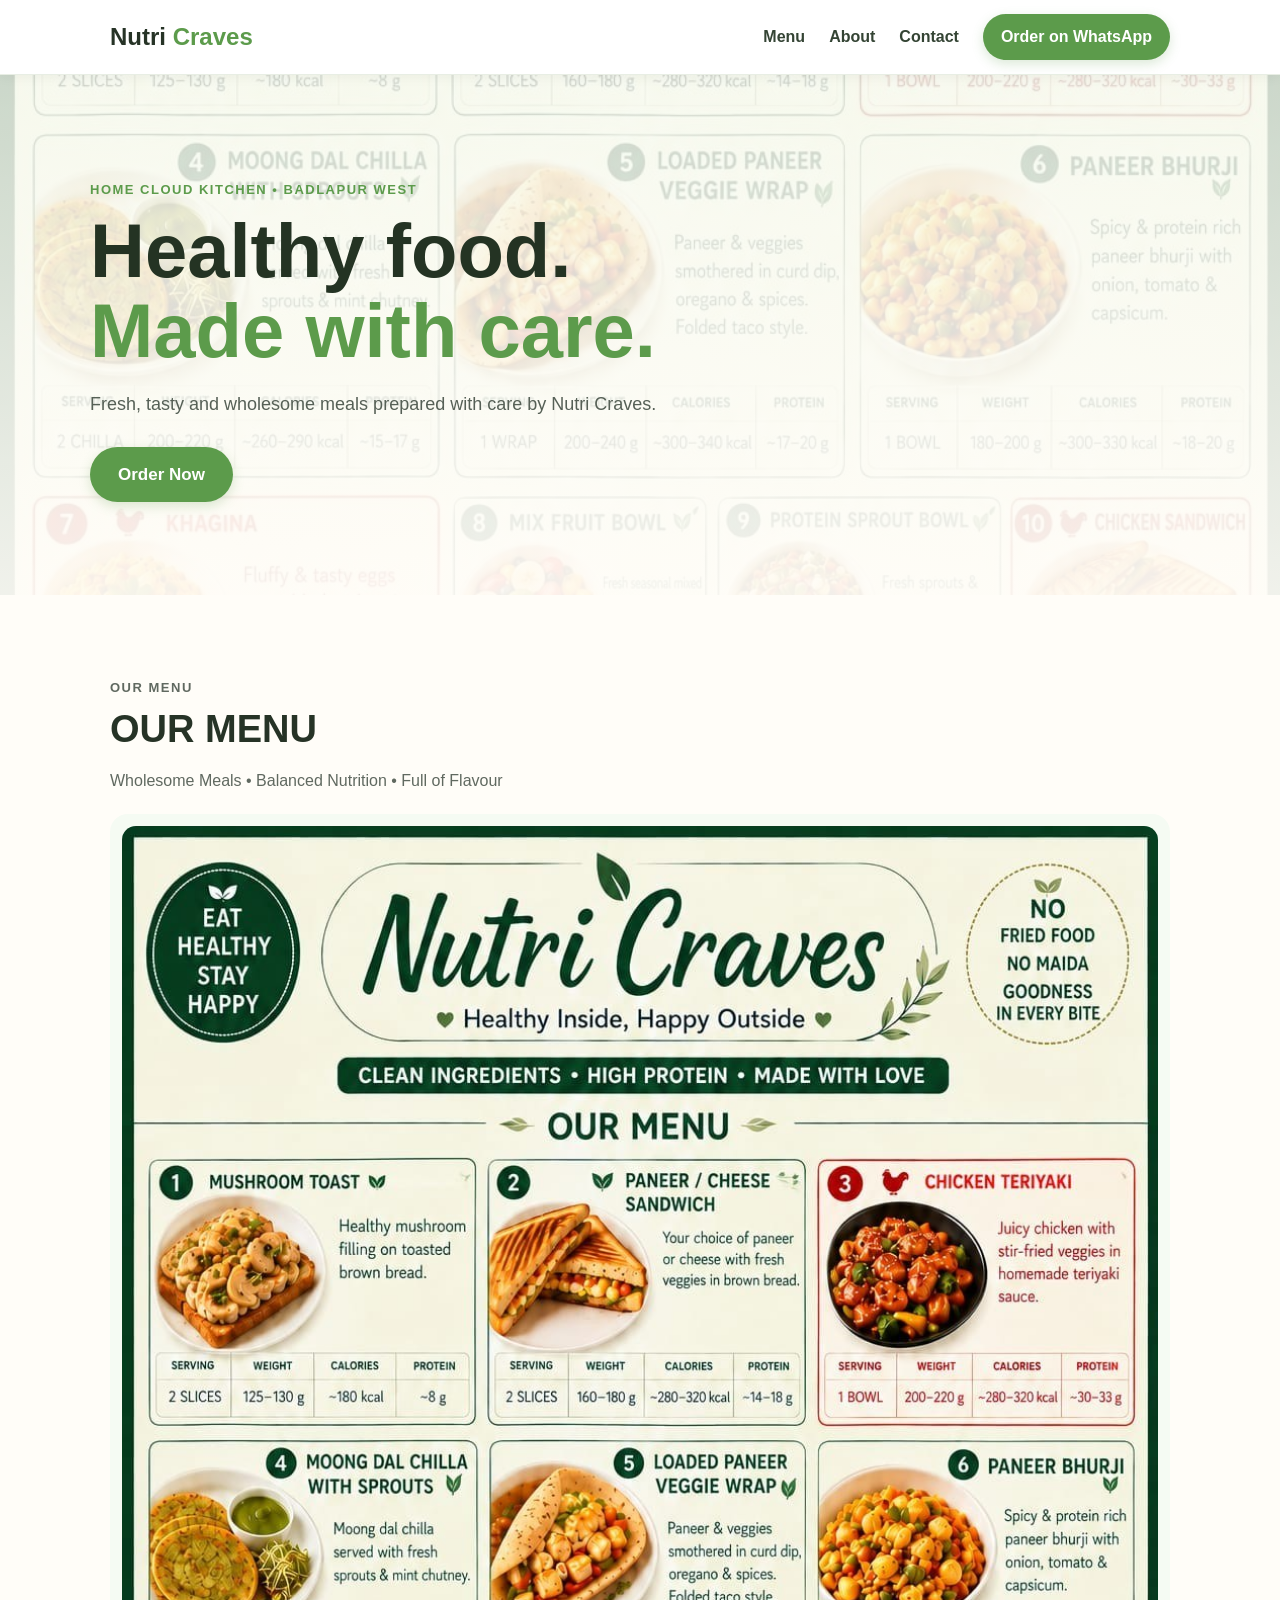
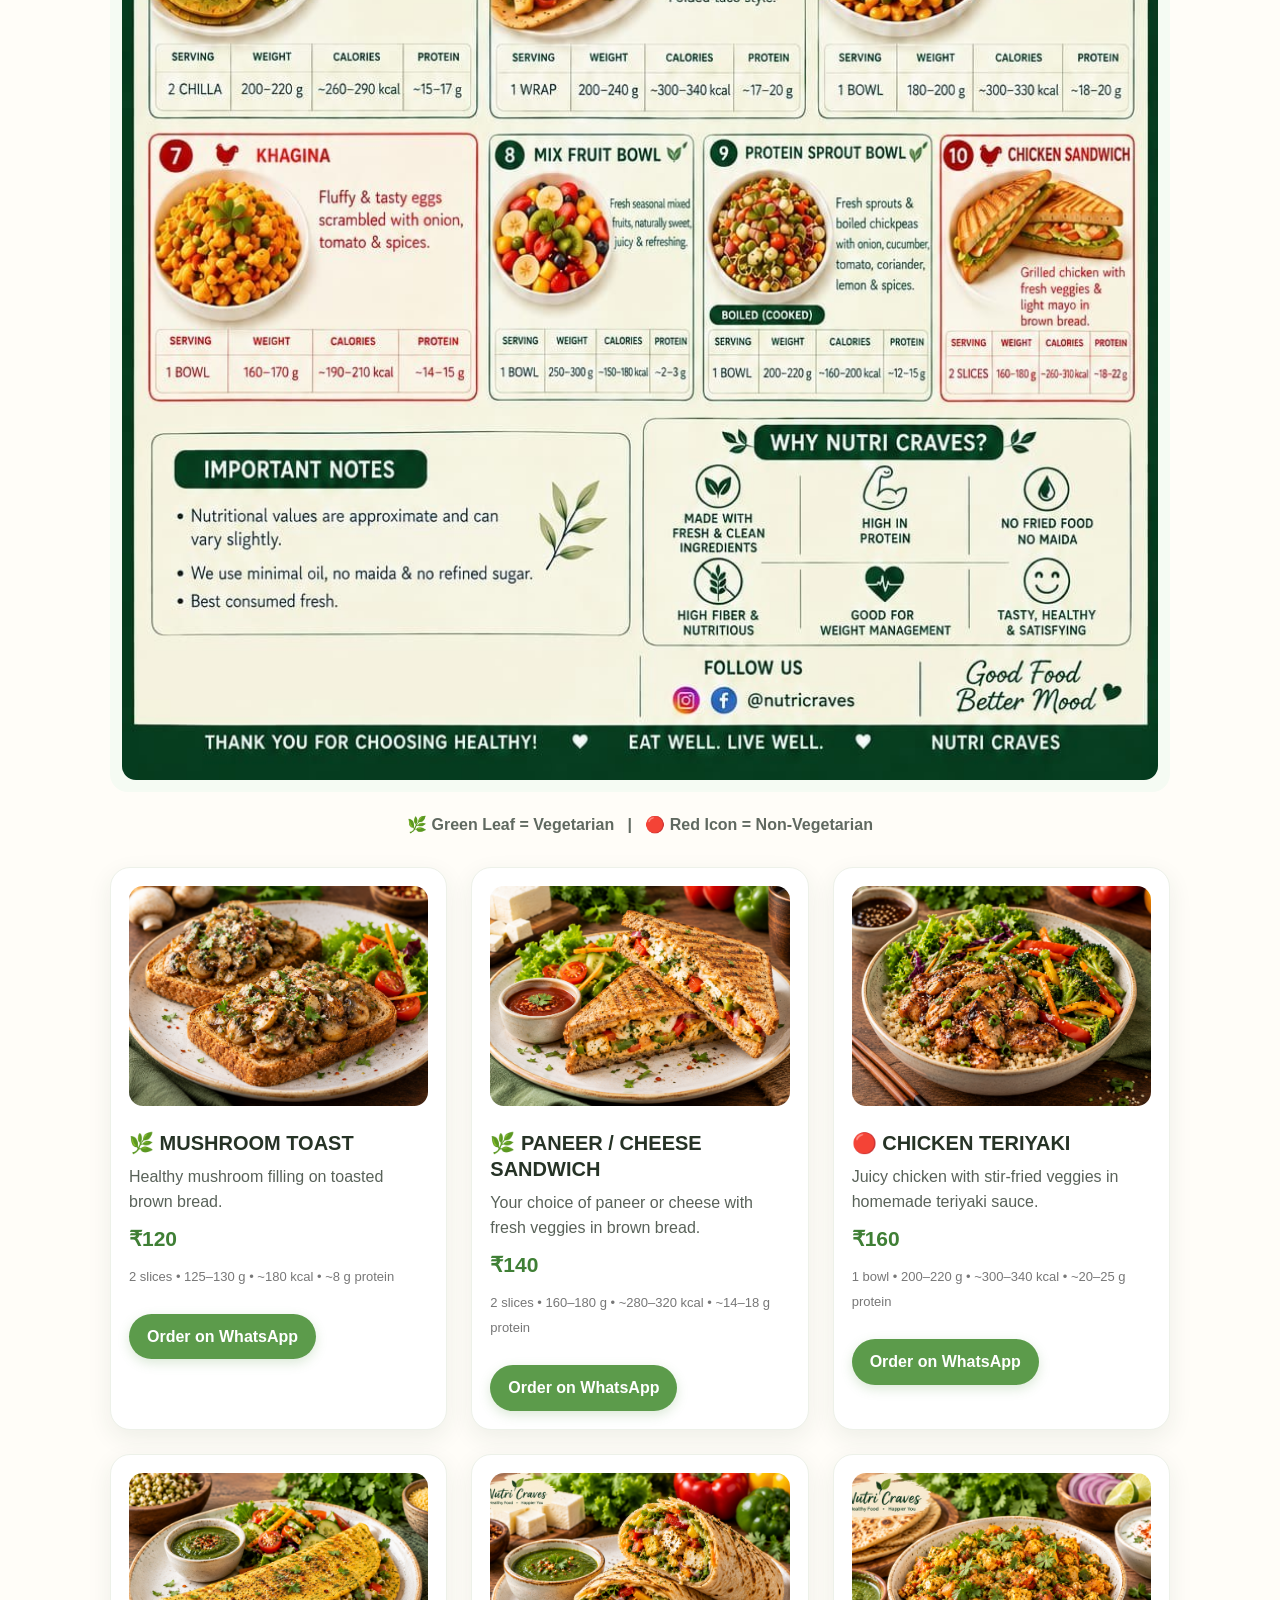
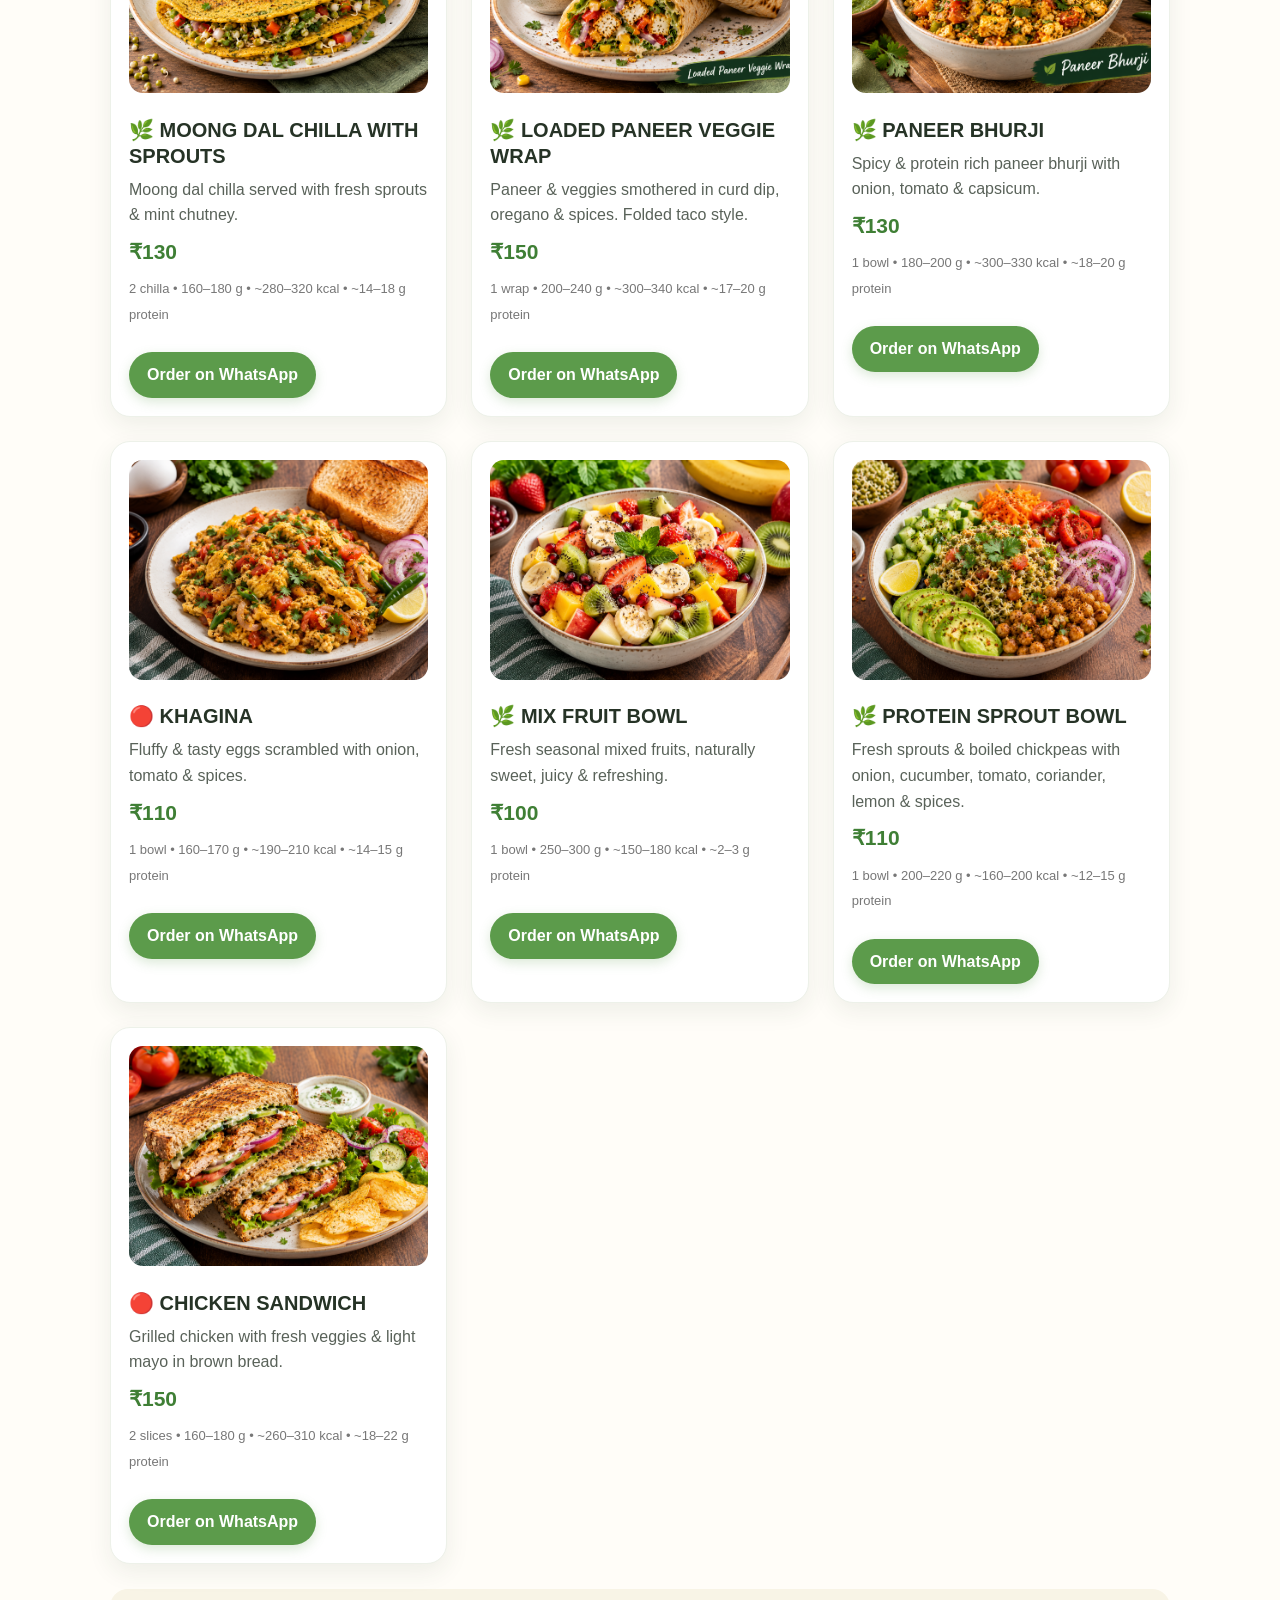
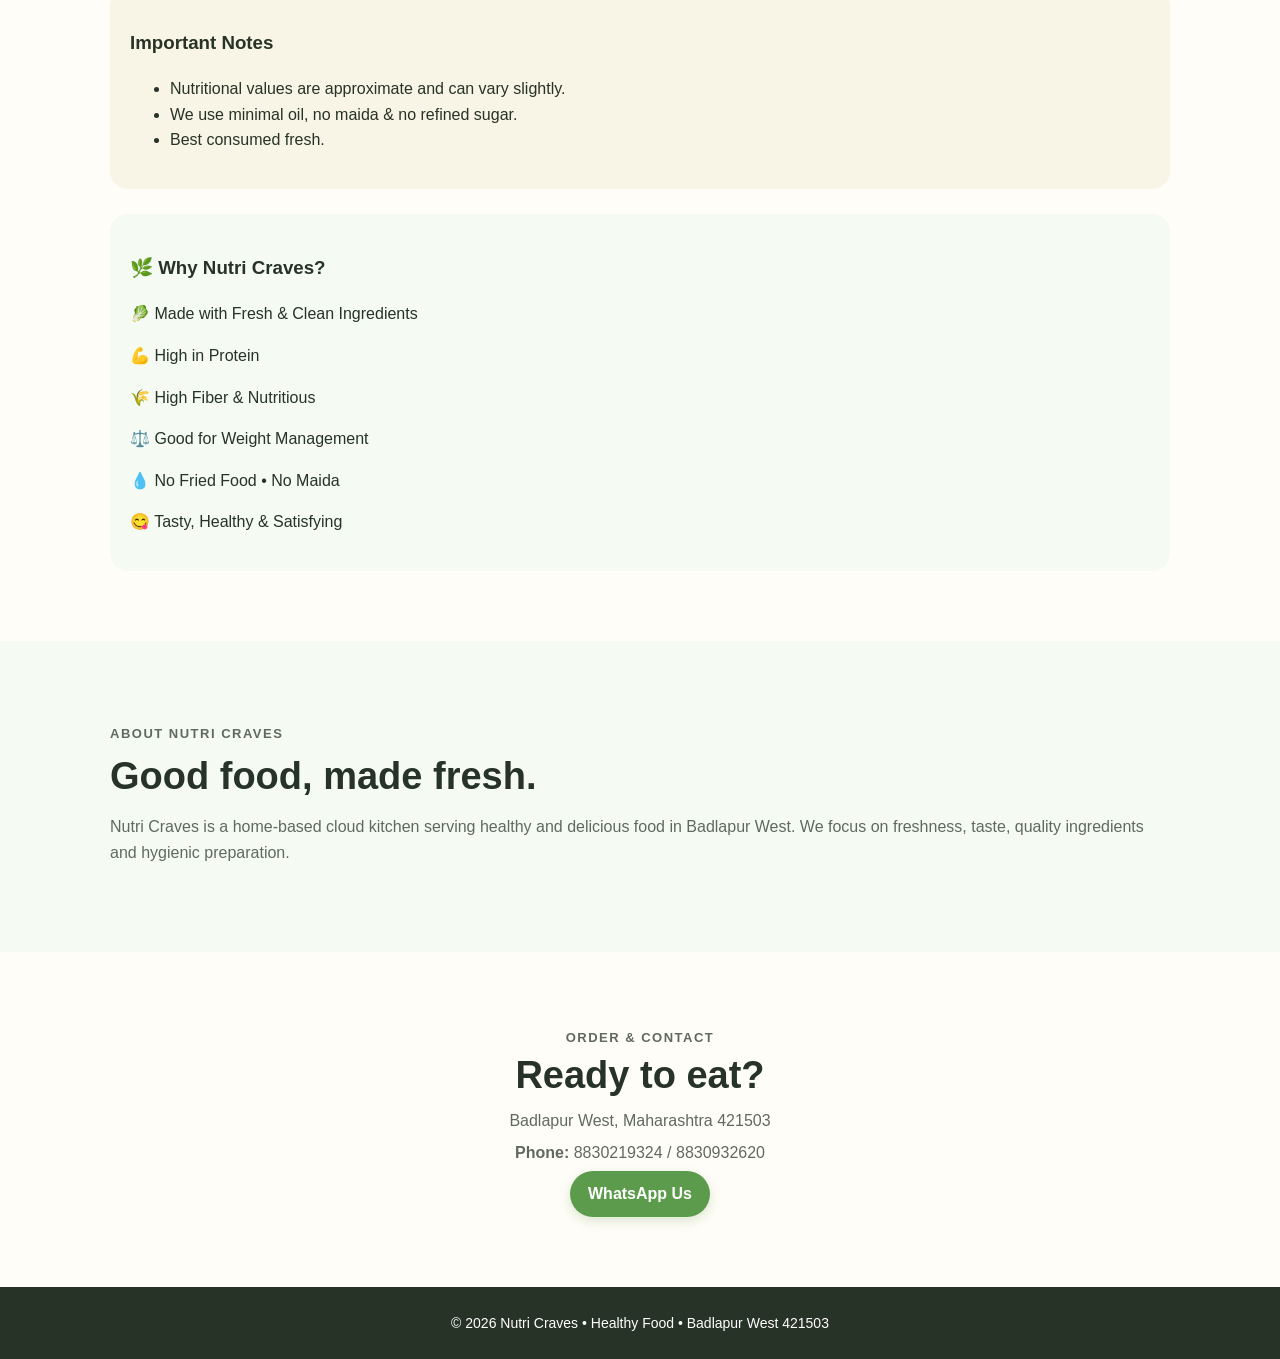
<file: index.html>
<!DOCTYPE html>
<html lang="en">
<head>
  <meta name="google-site-verification" content="qvhgmnP7bqg1PxEsSovPi4B3JksNUO6q6Zc8FcswfAY" />

  <meta charset="UTF-8">
  <meta name="viewport" content="width=device-width, initial-scale=1.0">

  <title>Nutri Craves | Healthy Food & Home Cloud Kitchen in Badlapur</title>

  <meta name="description" content="Nutri Craves is a home cloud kitchen in Badlapur West serving fresh, healthy and delicious meals, protein-rich food, sandwiches, wraps, bowls and more. Order on WhatsApp.">

  <meta name="keywords" content="Nutri Craves, healthy food Badlapur, healthy food in Badlapur, cloud kitchen Badlapur, home cloud kitchen Badlapur, healthy meals Badlapur, protein food Badlapur">

  <link rel="canonical" href="https://anjalikanojiya9319-ctrl.github.io/Nutri-Craves/">

  <meta property="og:title" content="Nutri Craves | Healthy Food in Badlapur">
  <meta property="og:description" content="Fresh, healthy and delicious food from Nutri Craves home cloud kitchen in Badlapur West.">
  <meta property="og:url" content="https://anjalikanojiya9319-ctrl.github.io/Nutri-Craves/">
  <meta property="og:type" content="website">
  <meta property="og:site_name" content="Nutri Craves">

  <meta name="twitter:card" content="summary">
  <meta name="twitter:title" content="Nutri Craves | Healthy Food in Badlapur">
  <meta name="twitter:description" content="Fresh, healthy and delicious food from Nutri Craves home cloud kitchen in Badlapur West.">

  <style>
    * {
      box-sizing: border-box;
    }

    html {
      scroll-behavior: smooth;
    }

    body {
      margin: 0;
      font-family: Arial, Helvetica, sans-serif;
      background: #fffdf8;
      color: #263326;
      line-height: 1.6;
    }

    header {
      position: sticky;
      top: 0;
      z-index: 1000;
      background: rgba(255, 255, 255, 0.97);
      border-bottom: 1px solid #e8eee4;
      box-shadow: 0 2px 12px rgba(0, 0, 0, 0.05);
    }

    .nav {
      max-width: 1100px;
      margin: auto;
      padding: 14px 20px;
      display: flex;
      align-items: center;
      gap: 24px;
    }

    .logo {
      margin-right: auto;
      font-size: 24px;
      font-weight: 800;
      color: #263326;
    }

    .logo span {
      color: #5c9b4b;
    }

    .nav a {
      text-decoration: none;
      color: #344434;
      font-weight: 600;
    }

    .btn {
      display: inline-block;
      background: #5c9b4b;
      color: white !important;
      padding: 10px 18px;
      border-radius: 999px;
      text-decoration: none;
      font-weight: 700;
      box-shadow: 0 4px 12px rgba(92, 155, 75, 0.22);
    }

    .btn:hover {
      opacity: 0.9;
    }

    .hero {
      min-height: 520px;
      display: flex;
      align-items: center;
      padding: 70px 20px;
      background:
        linear-gradient(
          rgba(247, 250, 240, 0.82),
          rgba(255, 253, 248, 0.94)
        ),
        url("menu.jpg") center/cover;
    }

    .hero > div {
      max-width: 1100px;
      width: 100%;
      margin: auto;
    }

    .tag {
      color: #5c9b4b;
      font-size: 13px;
      font-weight: 800;
      letter-spacing: 1.5px;
      margin-bottom: 10px;
    }

    .hero h1 {
      font-size: clamp(42px, 7vw, 76px);
      line-height: 1.05;
      margin: 10px 0 20px;
      color: #243323;
    }

    .hero h1 span {
      color: #5c9b4b;
    }

    .hero p:not(.tag) {
      max-width: 600px;
      font-size: 18px;
      color: #566056;
      margin-bottom: 28px;
    }

    .big {
      padding: 14px 28px;
      font-size: 17px;
    }

    .section {
      max-width: 1100px;
      margin: auto;
      padding: 70px 20px;
    }

    .section h2 {
      font-size: 38px;
      line-height: 1.15;
      margin: 5px 0 10px;
      color: #263326;
    }

    .section > p {
      color: #606960;
    }

    .cards {
      display: grid;
      grid-template-columns: repeat(3, 1fr);
      gap: 24px;
      margin-top: 30px;
    }

    .cards article {
      background: white;
      padding: 18px;
      border-radius: 20px;
      box-shadow: 0 8px 25px rgba(42, 65, 36, 0.08);
      border: 1px solid #edf1e9;
      transition: transform 0.2s ease, box-shadow 0.2s ease;
    }

    .cards article:hover {
      transform: translateY(-4px);
      box-shadow: 0 12px 30px rgba(42, 65, 36, 0.13);
    }

    .cards article img {
      width: 100%;
      height: 220px;
      object-fit: cover;
      border-radius: 14px;
      margin-bottom: 12px;
    }

    .cards h3 {
      margin: 4px 0 8px;
      font-size: 20px;
      line-height: 1.3;
    }

    .cards p {
      margin: 7px 0;
      color: #596259;
    }

    .cards strong {
      color: #3f7f35;
      font-size: 21px;
    }

    .cards small {
      color: #777;
      font-size: 13px;
    }

    .alt {
      max-width: none;
      background: #f5fbf3;
      padding-left: max(20px, calc((100% - 1060px) / 2));
      padding-right: max(20px, calc((100% - 1060px) / 2));
    }

    .contact {
      text-align: center;
    }

    .contact p {
      margin: 6px 0;
    }

    footer {
      text-align: center;
      padding: 25px 20px;
      background: #263326;
      color: white;
      font-size: 14px;
    }

    @media (max-width: 800px) {
      .nav {
        flex-wrap: wrap;
        gap: 12px 18px;
      }

      .logo {
        width: 100%;
        margin-right: 0;
      }

      .nav .btn {
        padding: 8px 14px;
      }

      .hero {
        min-height: 450px;
        padding: 55px 20px;
      }

      .cards {
        grid-template-columns: repeat(2, 1fr);
      }
    }

    @media (max-width: 560px) {
      .nav {
        justify-content: center;
      }

      .logo {
        text-align: center;
      }

      .nav a {
        font-size: 14px;
      }

      .hero h1 {
        font-size: 45px;
      }

      .section {
        padding: 50px 16px;
      }

      .section h2 {
        font-size: 30px;
      }

      .cards {
        grid-template-columns: 1fr;
      }

      .cards article img {
        height: 230px;
      }
    }
  </style>
</head>

<body>

<header>
  <nav class="nav">
    <div class="logo">Nutri <span>Craves</span></div>

    <a href="#menu">Menu</a>
    <a href="#about">About</a>
    <a href="#contact">Contact</a>

    <a
      class="btn"
      href="https://wa.me/918830219324?text=Hello%20Nutri%20Craves%2C%20I%20want%20to%20place%20an%20order."
    >
      Order on WhatsApp
    </a>
  </nav>
</header>

<main>

<section class="hero">
  <div>
    <p class="tag">HOME CLOUD KITCHEN • BADLAPUR WEST</p>

    <h1>
      Healthy food.<br>
      <span>Made with care.</span>
    </h1>

    <p>
      Fresh, tasty and wholesome meals prepared with care by Nutri Craves.
    </p>

    <a
      class="btn big"
      href="https://wa.me/918830219324?text=Hello%20Nutri%20Craves%2C%20I%20want%20to%20place%20an%20order."
    >
      Order Now
    </a>
  </div>
</section>


<section id="menu" class="section">

  <p class="tag">OUR MENU</p>

  <h2>OUR MENU</h2>

  <p>
    Wholesome Meals • Balanced Nutrition • Full of Flavour
  </p>


  <div style="background:#f5fbf3;padding:12px;border-radius:18px;margin:20px 0;">

    <img
      src="menu.jpg"
      alt="Nutri Craves Healthy Food Menu"
      style="width:100%;height:auto;display:block;border-radius:14px;"
    >

  </div>


  <p style="text-align:center;font-weight:bold;margin:15px 0;">
    🌿 Green Leaf = Vegetarian &nbsp; | &nbsp; 🔴 Red Icon = Non-Vegetarian
  </p>


  <div class="cards">


    <!-- Mushroom Toast -->

    <article>

      <img
        src="mushroom-toast.png"
        alt="Nutri Craves Mushroom Toast"
        style="width:100%;height:220px;object-fit:cover;border-radius:14px;margin-bottom:12px;"
      >

      <h3>🌿 MUSHROOM TOAST</h3>

      <p>
        Healthy mushroom filling on toasted brown bread.
      </p>

      <p>
        <strong>₹120</strong>
      </p>

      <small>
        2 slices • 125–130 g • ~180 kcal • ~8 g protein
      </small>

      <br><br>

      <a
        class="btn"
        href="https://wa.me/918830219324?text=Hello%20Nutri%20Craves%2C%20I%20want%20to%20order%20Mushroom%20Toast%20%E2%82%B9120."
      >
        Order on WhatsApp
      </a>

    </article>


    <!-- Paneer Cheese Sandwich -->

    <article>

      <img
        src="paneer-cheese-sandwich.png"
        alt="Nutri Craves Paneer Cheese Sandwich"
        style="width:100%;height:220px;object-fit:cover;border-radius:14px;margin-bottom:12px;"
      >

      <h3>🌿 PANEER / CHEESE SANDWICH</h3>

      <p>
        Your choice of paneer or cheese with fresh veggies in brown bread.
      </p>

      <p>
        <strong>₹140</strong>
      </p>

      <small>
        2 slices • 160–180 g • ~280–320 kcal • ~14–18 g protein
      </small>

      <br><br>

      <a
        class="btn"
        href="https://wa.me/918830219324?text=Hello%20Nutri%20Craves%2C%20I%20want%20to%20order%20Paneer%20or%20Cheese%20Sandwich%20%E2%82%B9140."
      >
        Order on WhatsApp
      </a>

    </article>


    <!-- Chicken Teriyaki -->

    <article>

      <img
        src="chicken-teriyaki.png"
        alt="Nutri Craves Chicken Teriyaki"
        style="width:100%;height:220px;object-fit:cover;border-radius:14px;margin-bottom:12px;"
      >

      <h3>🔴 CHICKEN TERIYAKI</h3>

      <p>
        Juicy chicken with stir-fried veggies in homemade teriyaki sauce.
      </p>

      <p>
        <strong>₹160</strong>
      </p>

      <small>
        1 bowl • 200–220 g • ~300–340 kcal • ~20–25 g protein
      </small>

      <br><br>

      <a
        class="btn"
        href="https://wa.me/918830219324?text=Hello%20Nutri%20Craves%2C%20I%20want%20to%20order%20Chicken%20Teriyaki%20%E2%82%B9160."
      >
        Order on WhatsApp
      </a>

    </article>


    <!-- Moong Dal Chilla -->

    <article>

      <img
        src="moong-dal-chilla-sprouts.png"
        alt="Nutri Craves Moong Dal Chilla with Sprouts"
        style="width:100%;height:220px;object-fit:cover;border-radius:14px;margin-bottom:12px;"
      >

      <h3>🌿 MOONG DAL CHILLA WITH SPROUTS</h3>

      <p>
        Moong dal chilla served with fresh sprouts & mint chutney.
      </p>

      <p>
        <strong>₹130</strong>
      </p>

      <small>
        2 chilla • 160–180 g • ~280–320 kcal • ~14–18 g protein
      </small>

      <br><br>

      <a
        class="btn"
        href="https://wa.me/918830219324?text=Hello%20Nutri%20Craves%2C%20I%20want%20to%20order%20Moong%20Dal%20Chilla%20with%20Sprouts%20%E2%82%B9130."
      >
        Order on WhatsApp
      </a>

    </article>


    <!-- Loaded Paneer Veggie Wrap -->

    <article>

      <img
        src="loaded-paneer-veggie-wrap.png"
        alt="Nutri Craves Loaded Paneer Veggie Wrap"
        style="width:100%;height:220px;object-fit:cover;border-radius:14px;margin-bottom:12px;"
      >

      <h3>🌿 LOADED PANEER VEGGIE WRAP</h3>

      <p>
        Paneer & veggies smothered in curd dip, oregano & spices. Folded taco style.
      </p>

      <p>
        <strong>₹150</strong>
      </p>

      <small>
        1 wrap • 200–240 g • ~300–340 kcal • ~17–20 g protein
      </small>

      <br><br>

      <a
        class="btn"
        href="https://wa.me/918830219324?text=Hello%20Nutri%20Craves%2C%20I%20want%20to%20order%20Loaded%20Paneer%20Veggie%20Wrap%20%E2%82%B9150."
      >
        Order on WhatsApp
      </a>

    </article>


    <!-- Paneer Bhurji -->

    <article>

      <img
        src="paneer-bhurji.png"
        alt="Nutri Craves Paneer Bhurji"
        style="width:100%;height:220px;object-fit:cover;border-radius:14px;margin-bottom:12px;"
      >

      <h3>🌿 PANEER BHURJI</h3>

      <p>
        Spicy & protein rich paneer bhurji with onion, tomato & capsicum.
      </p>

      <p>
        <strong>₹130</strong>
      </p>

      <small>
        1 bowl • 180–200 g • ~300–330 kcal • ~18–20 g protein
      </small>

      <br><br>

      <a
        class="btn"
        href="https://wa.me/918830219324?text=Hello%20Nutri%20Craves%2C%20I%20want%20to%20order%20Paneer%20Bhurji%20%E2%82%B9130."
      >
        Order on WhatsApp
      </a>

    </article>


    <!-- Khagina -->

    <article>

      <img
        src="khagina-new.png"
        alt="Nutri Craves Khagina"
        style="width:100%;height:220px;object-fit:cover;border-radius:14px;margin-bottom:12px;"
      >

      <h3>🔴 KHAGINA</h3>

      <p>
        Fluffy & tasty eggs scrambled with onion, tomato & spices.
      </p>

      <p>
        <strong>₹110</strong>
      </p>

      <small>
        1 bowl • 160–170 g • ~190–210 kcal • ~14–15 g protein
      </small>

      <br><br>

      <a
        class="btn"
        href="https://wa.me/918830219324?text=Hello%20Nutri%20Craves%2C%20I%20want%20to%20order%20Khagina%20%E2%82%B9110."
      >
        Order on WhatsApp
      </a>

    </article>


    <!-- Mix Fruit Bowl -->

    <article>

      <img
        src="mix-fruit-bowl.png"
        alt="Nutri Craves Mix Fruit Bowl"
        style="width:100%;height:220px;object-fit:cover;border-radius:14px;margin-bottom:12px;"
      >

      <h3>🌿 MIX FRUIT BOWL</h3>

      <p>
        Fresh seasonal mixed fruits, naturally sweet, juicy & refreshing.
      </p>

      <p>
        <strong>₹100</strong>
      </p>

      <small>
        1 bowl • 250–300 g • ~150–180 kcal • ~2–3 g protein
      </small>

      <br><br>

      <a
        class="btn"
        href="https://wa.me/918830219324?text=Hello%20Nutri%20Craves%2C%20I%20want%20to%20order%20Mix%20Fruit%20Bowl%20%E2%82%B9100."
      >
        Order on WhatsApp
      </a>

    </article>


    <!-- Protein Sprout Bowl -->

    <article>

      <img
        src="protein-sprout-bowl.png"
        alt="Nutri Craves Protein Sprout Bowl"
        style="width:100%;height:220px;object-fit:cover;border-radius:14px;margin-bottom:12px;"
      >

      <h3>🌿 PROTEIN SPROUT BOWL</h3>

      <p>
        Fresh sprouts & boiled chickpeas with onion, cucumber, tomato, coriander, lemon & spices.
      </p>

      <p>
        <strong>₹110</strong>
      </p>

      <small>
        1 bowl • 200–220 g • ~160–200 kcal • ~12–15 g protein
      </small>

      <br><br>

      <a
        class="btn"
        href="https://wa.me/918830219324?text=Hello%20Nutri%20Craves%2C%20I%20want%20to%20order%20Protein%20Sprout%20Bowl%20%E2%82%B9110."
      >
        Order on WhatsApp
      </a>

    </article>


    <!-- Chicken Sandwich -->

    <article>

      <img
        src="chicken-sandwich.png"
        alt="Nutri Craves Chicken Sandwich"
        style="width:100%;height:220px;object-fit:cover;border-radius:14px;margin-bottom:12px;"
      >

      <h3>🔴 CHICKEN SANDWICH</h3>

      <p>
        Grilled chicken with fresh veggies & light mayo in brown bread.
      </p>

      <p>
        <strong>₹150</strong>
      </p>

      <small>
        2 slices • 160–180 g • ~260–310 kcal • ~18–22 g protein
      </small>

      <br><br>

      <a
        class="btn"
        href="https://wa.me/918830219324?text=Hello%20Nutri%20Craves%2C%20I%20want%20to%20order%20Chicken%20Sandwich%20%E2%82%B9150."
      >
        Order on WhatsApp
      </a>

    </article>

  </div>


  <!-- Important Notes -->

  <div style="margin-top:25px;padding:20px;background:#f8f4e6;border-radius:18px;">

    <h3>Important Notes</h3>

    <ul>
      <li>Nutritional values are approximate and can vary slightly.</li>
      <li>We use minimal oil, no maida & no refined sugar.</li>
      <li>Best consumed fresh.</li>
    </ul>

  </div>


  <!-- Why Nutri Craves -->

  <div style="margin-top:25px;padding:20px;background:#f5fbf3;border-radius:18px;">

    <h3>🌿 Why Nutri Craves?</h3>

    <p>🥬 Made with Fresh & Clean Ingredients</p>
    <p>💪 High in Protein</p>
    <p>🌾 High Fiber & Nutritious</p>
    <p>⚖️ Good for Weight Management</p>
    <p>💧 No Fried Food • No Maida</p>
    <p>😋 Tasty, Healthy & Satisfying</p>

  </div>

</section>


<!-- About -->

<section id="about" class="section alt">

  <p class="tag">ABOUT NUTRI CRAVES</p>

  <h2>Good food, made fresh.</h2>

  <p>
    Nutri Craves is a home-based cloud kitchen serving healthy and delicious food in Badlapur West. We focus on freshness, taste, quality ingredients and hygienic preparation.
  </p>

</section>


<!-- Contact -->

<section id="contact" class="section contact">

  <p class="tag">ORDER & CONTACT</p>

  <h2>Ready to eat?</h2>

  <p>
    Badlapur West, Maharashtra 421503
  </p>

  <p>
    <strong>Phone:</strong> 8830219324 / 8830932620
  </p>

  <a
    class="btn"
    href="https://wa.me/918830219324?text=Hello%20Nutri%20Craves%2C%20I%20want%20to%20place%20an%20order."
  >
    WhatsApp Us
  </a>

</section>

</main>


<footer>
  © 2026 Nutri Craves • Healthy Food • Badlapur West 421503
</footer>

</body>
</html>
</file>
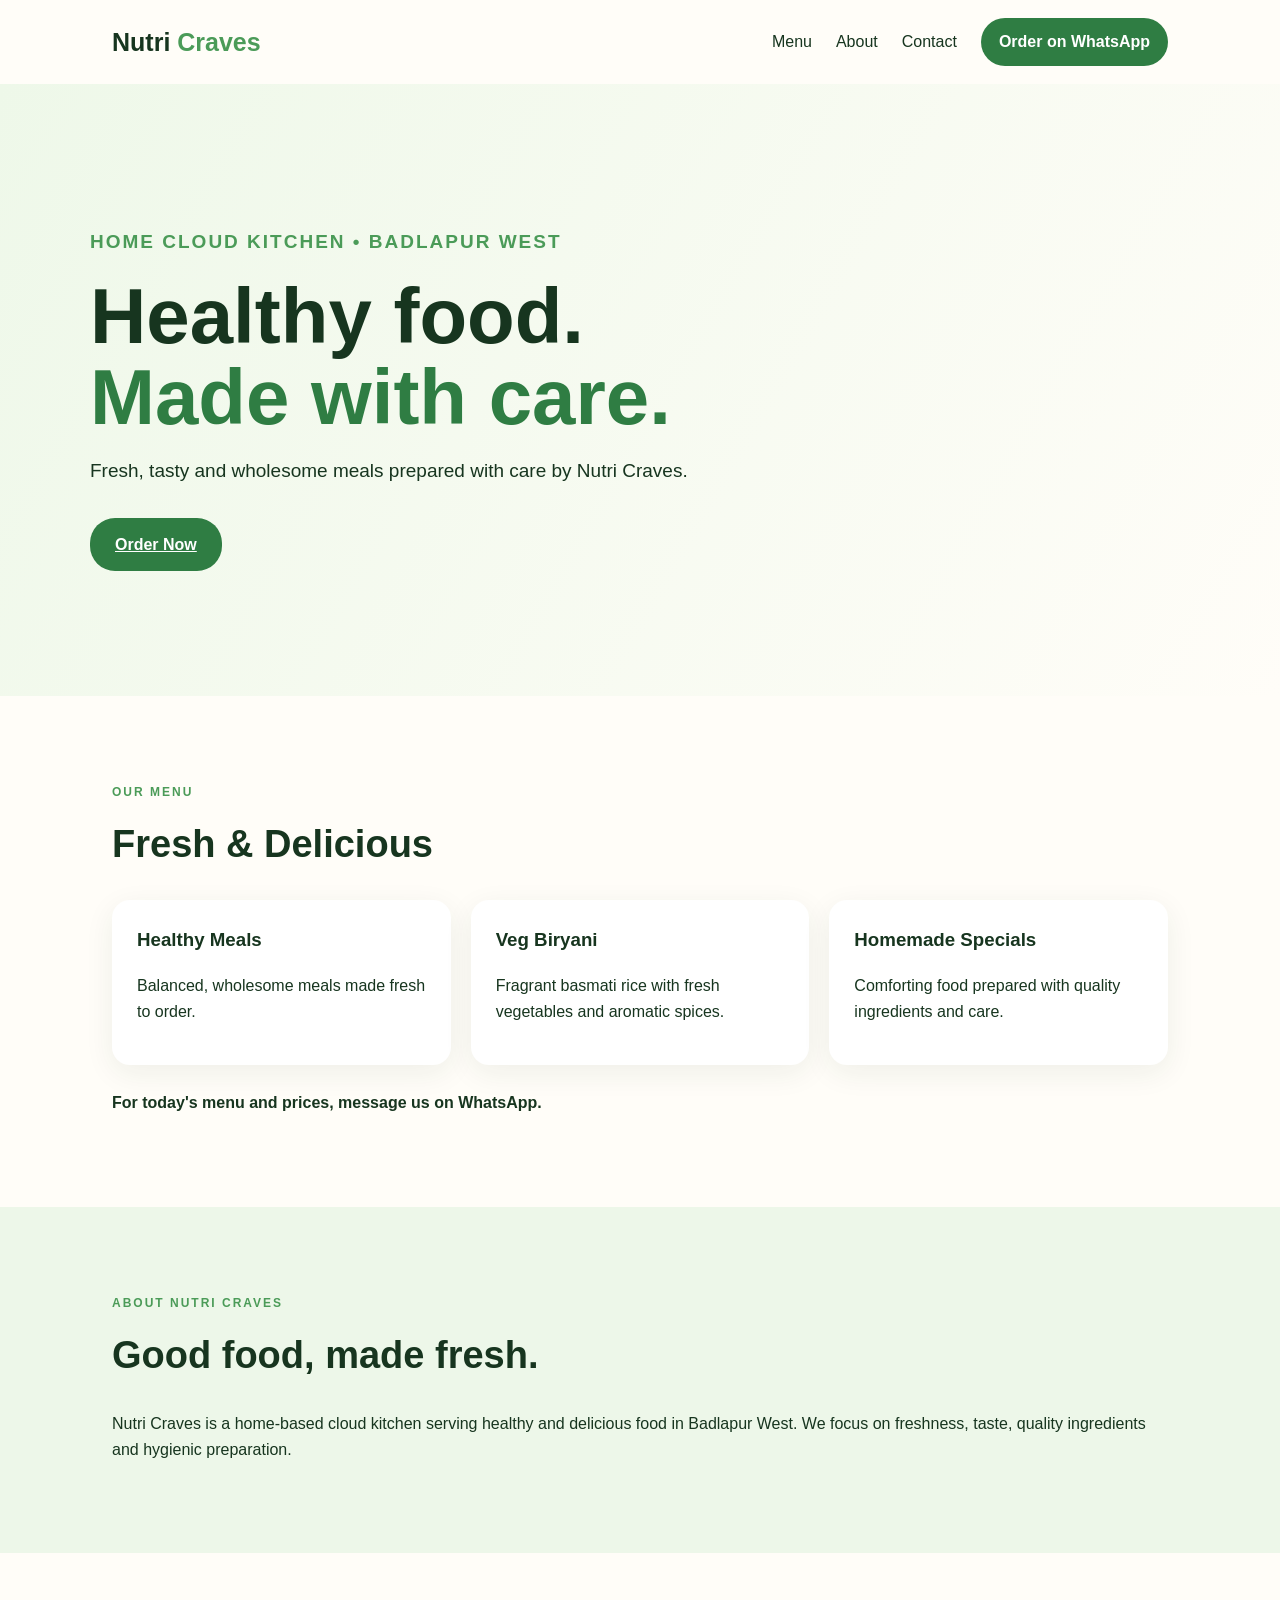
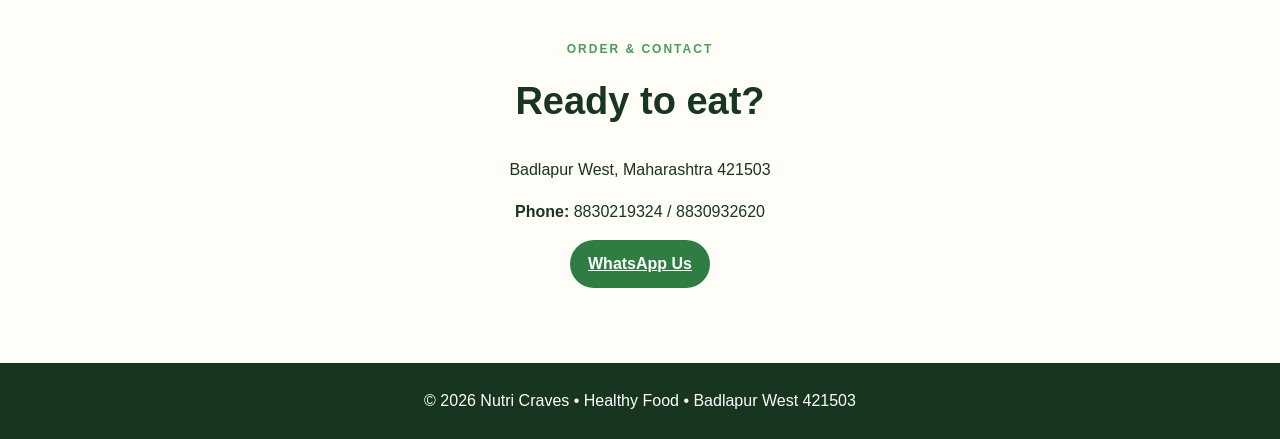
<file: index-6.html>
<!DOCTYPE html>
<html lang="en">
<head>
<meta charset="UTF-8">
<meta name="viewport" content="width=device-width, initial-scale=1.0">
<title>Nutri Craves | Healthy Food in Badlapur</title>
<meta name="description" content="Nutri Craves - Fresh, healthy and delicious food from our home cloud kitchen in Badlapur West. Order on WhatsApp.">
<meta name="google-site-verification" content="YOUR_GOOGLE_VERIFICATION_TAG">
<link rel="stylesheet" href="style.css">
</head>
<body>
<header>
  <nav class="nav">
    <div class="logo">Nutri <span>Craves</span></div>
    <a href="#menu">Menu</a>
    <a href="#about">About</a>
    <a href="#contact">Contact</a>
    <a class="btn" href="https://wa.me/918830219324?text=Hello%20Nutri%20Craves%2C%20I%20want%20to%20place%20an%20order.">Order on WhatsApp</a>
  </nav>
</header>

<main>
<section class="hero">
  <div>
    <p class="tag">HOME CLOUD KITCHEN • BADLAPUR WEST</p>
    <h1>Healthy food.<br><span>Made with care.</span></h1>
    <p>Fresh, tasty and wholesome meals prepared with care by Nutri Craves.</p>
    <a class="btn big" href="https://wa.me/918830219324?text=Hello%20Nutri%20Craves%2C%20I%20want%20to%20place%20an%20order.">Order Now</a>
  </div>
</section>

<section id="menu" class="section">
  <p class="tag">OUR MENU</p>
  <h2>Fresh & Delicious</h2>
  <div class="cards">
    <article><h3>Healthy Meals</h3><p>Balanced, wholesome meals made fresh to order.</p></article>
    <article><h3>Veg Biryani</h3><p>Fragrant basmati rice with fresh vegetables and aromatic spices.</p></article>
    <article><h3>Homemade Specials</h3><p>Comforting food prepared with quality ingredients and care.</p></article>
  </div>
  <p class="note">For today's menu and prices, message us on WhatsApp.</p>
</section>

<section id="about" class="section alt">
  <p class="tag">ABOUT NUTRI CRAVES</p>
  <h2>Good food, made fresh.</h2>
  <p>Nutri Craves is a home-based cloud kitchen serving healthy and delicious food in Badlapur West. We focus on freshness, taste, quality ingredients and hygienic preparation.</p>
</section>

<section id="contact" class="section contact">
  <p class="tag">ORDER & CONTACT</p>
  <h2>Ready to eat?</h2>
  <p>Badlapur West, Maharashtra 421503</p>
  <p><strong>Phone:</strong> 8830219324 / 8830932620</p>
  <a class="btn" href="https://wa.me/918830219324?text=Hello%20Nutri%20Craves%2C%20I%20want%20to%20place%20an%20order.">WhatsApp Us</a>
</section>
</main>

<footer>© 2026 Nutri Craves • Healthy Food • Badlapur West 421503</footer>
</body>
</html>
</file>
<file: style.css>
*{box-sizing:border-box}body{margin:0;font-family:Arial,sans-serif;color:#17351f;background:#fffdf8;line-height:1.6}.nav{max-width:1100px;margin:auto;padding:18px 22px;display:flex;align-items:center;gap:24px}.logo{font-size:25px;font-weight:800;margin-right:auto}.logo span{color:#4b9b58}.nav a{color:#17351f;text-decoration:none}.btn{display:inline-block;background:#2f7d43;color:white!important;padding:11px 18px;border-radius:25px;font-weight:700}.hero{min-height:68vh;display:flex;align-items:center;padding:70px max(22px,calc((100% - 1100px)/2));background:linear-gradient(120deg,#eef8e9,#fffdf8)}.tag{letter-spacing:2px;font-size:12px;font-weight:800;color:#4b9b58}.hero h1{font-size:clamp(44px,8vw,78px);line-height:1.03;margin:15px 0}.hero h1 span{color:#2f7d43}.hero p{max-width:600px;font-size:19px}.big{margin-top:12px;padding:14px 25px}.section{max-width:1100px;margin:auto;padding:75px 22px}.section h2{font-size:38px;margin:8px 0 25px}.cards{display:grid;grid-template-columns:repeat(3,1fr);gap:20px}.cards article{padding:25px;border-radius:18px;background:white;box-shadow:0 8px 30px #17351f12}.cards h3{margin-top:0}.alt{max-width:none;padding-left:max(22px,calc((100% - 1056px)/2));padding-right:max(22px,calc((100% - 1056px)/2));background:#edf7e9}.contact{text-align:center}.note{margin-top:25px;font-weight:600}footer{text-align:center;padding:25px;background:#17351f;color:white}@media(max-width:700px){.nav{flex-wrap:wrap}.nav a:not(.btn){display:none}.cards{grid-template-columns:1fr}.hero{min-height:60vh}}
</file>
